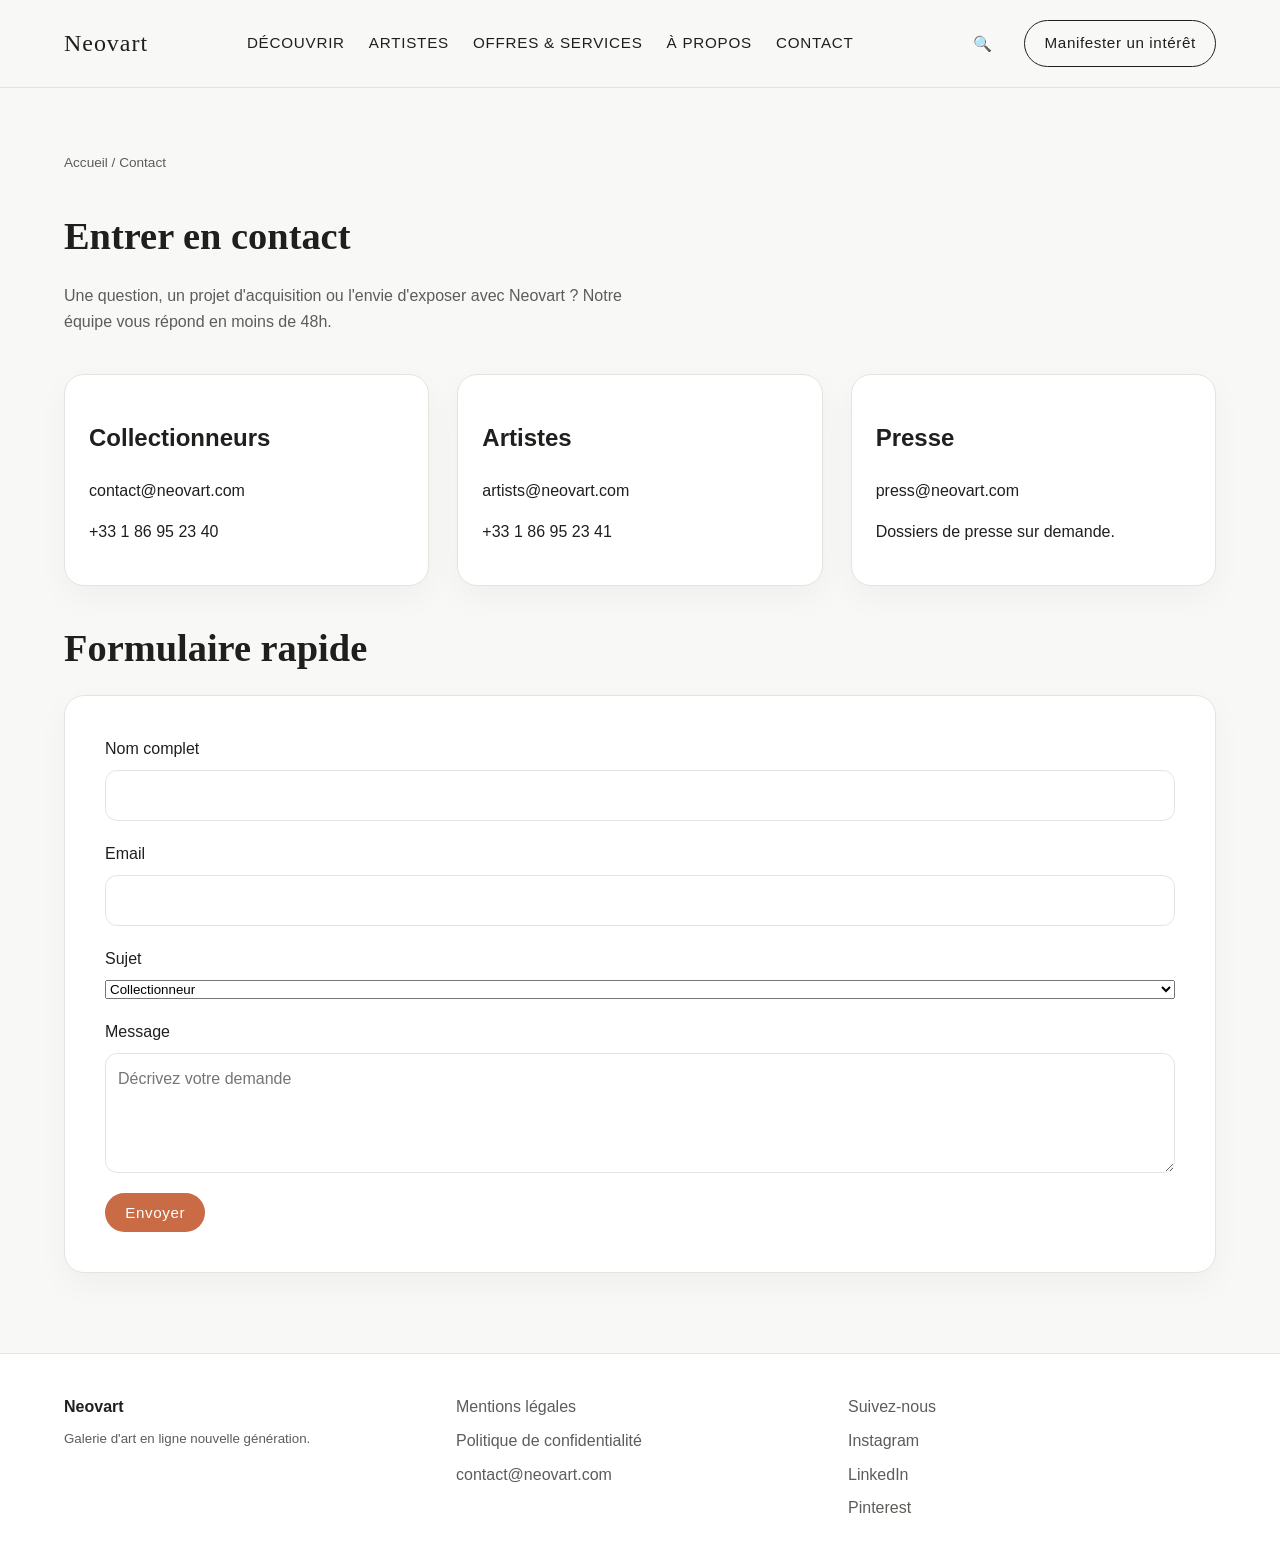
<file: contact.html>
<!DOCTYPE html>
<html lang="fr">
  <head>
    <meta charset="UTF-8" />
    <meta name="viewport" content="width=device-width, initial-scale=1.0" />
    <title>Contact – Neovart</title>
    <link rel="stylesheet" href="assets/css/style.css" />
  </head>
  <body>
    <header class="header">
      <div class="header-inner">
        <a class="logo" href="index.html">Neovart</a>
        <nav class="nav" aria-label="Navigation principale">
          <a href="discover.html">Découvrir</a>
          <a href="artists.html">Artistes</a>
          <a href="services.html">Offres &amp; Services</a>
          <a href="about.html">À propos</a>
          <a href="contact.html" aria-current="page">Contact</a>
        </nav>
        <div class="actions">
          <button class="button ghost" data-modal-target="search" aria-label="Ouvrir la recherche">🔍</button>
          <a class="button secondary" data-modal-target="interest" href="#">Manifester un intérêt</a>
        </div>
      </div>
    </header>

    <main>
      <div class="breadcrumbs"><a href="index.html">Accueil</a> / Contact</div>
      <section>
        <h1 class="section-title">Entrer en contact</h1>
        <p class="section-intro">
          Une question, un projet d'acquisition ou l'envie d'exposer avec Neovart ? Notre équipe vous
          répond en moins de 48h.
        </p>
        <div class="grid" style="grid-template-columns: repeat(auto-fit, minmax(280px, 1fr));">
          <article class="card">
            <h2>Collectionneurs</h2>
            <p>contact@neovart.com</p>
            <p>+33 1 86 95 23 40</p>
          </article>
          <article class="card">
            <h2>Artistes</h2>
            <p>artists@neovart.com</p>
            <p>+33 1 86 95 23 41</p>
          </article>
          <article class="card">
            <h2>Presse</h2>
            <p>press@neovart.com</p>
            <p>Dossiers de presse sur demande.</p>
          </article>
        </div>
      </section>

      <section>
        <h2 class="section-title">Formulaire rapide</h2>
        <form class="card" style="padding: 2.5rem;">
          <div class="form-group">
            <label for="contact-name">Nom complet</label>
            <input id="contact-name" name="name" type="text" required />
          </div>
          <div class="form-group">
            <label for="contact-email">Email</label>
            <input id="contact-email" name="email" type="email" required />
          </div>
          <div class="form-group">
            <label for="contact-topic">Sujet</label>
            <select id="contact-topic" name="topic">
              <option>Collectionneur</option>
              <option>Artiste</option>
              <option>Presse</option>
              <option>Autre</option>
            </select>
          </div>
          <div class="form-group">
            <label for="contact-message">Message</label>
            <textarea id="contact-message" name="message" placeholder="Décrivez votre demande"></textarea>
          </div>
          <button class="button" type="submit">Envoyer</button>
          <p class="modal-confirmation" hidden>Merci ! Nous revenons vers vous sous 48h.</p>
        </form>
      </section>
    </main>

    <footer class="footer">
      <div class="footer-inner">
        <div>
          <strong>Neovart</strong>
          <small>Galerie d'art en ligne nouvelle génération.</small>
        </div>
        <div class="footer-nav">
          <a href="mentions-legales.html">Mentions légales</a>
          <a href="politique-confidentialite.html">Politique de confidentialité</a>
          <a href="mailto:contact@neovart.com">contact@neovart.com</a>
        </div>
        <div class="footer-nav">
          <span>Suivez-nous</span>
          <a href="#">Instagram</a>
          <a href="#">LinkedIn</a>
          <a href="#">Pinterest</a>
        </div>
      </div>
    </footer>

    <div id="search-modal" class="modal" role="dialog" aria-modal="true" aria-labelledby="search-modal-title">
      <div class="modal-content">
        <button class="modal-close" aria-label="Fermer">×</button>
        <h2 id="search-modal-title">Recherche universelle</h2>
        <form>
          <div class="form-group">
            <label for="search-query">Œuvre, artiste, médium…</label>
            <input id="search-query" type="search" name="query" placeholder="Tapez votre recherche" />
          </div>
          <button class="button" type="submit">Rechercher</button>
        </form>
        <p class="modal-confirmation" hidden>Merci ! Nous reviendrons vers vous avec une sélection personnalisée.</p>
      </div>
    </div>

    <div id="interest-modal" class="modal" role="dialog" aria-modal="true" aria-labelledby="interest-modal-title">
      <div class="modal-content">
        <button class="modal-close" aria-label="Fermer">×</button>
        <h2 id="interest-modal-title">Entrer en contact</h2>
        <form>
          <div class="form-group">
            <label for="interest-name">Nom</label>
            <input id="interest-name" name="name" type="text" required />
          </div>
          <div class="form-group">
            <label for="interest-email">Email</label>
            <input id="interest-email" name="email" type="email" required />
          </div>
          <div class="form-group">
            <label for="interest-message">Message</label>
            <textarea id="interest-message" name="message" placeholder="Comment pouvons-nous vous aider ?"></textarea>
          </div>
          <button class="button" type="submit">Envoyer</button>
        </form>
        <p class="modal-confirmation" hidden>Merci ! Nous revenons vers vous très vite.</p>
      </div>
    </div>

    <script src="assets/js/main.js" defer></script>
  </body>
</html>
</file>
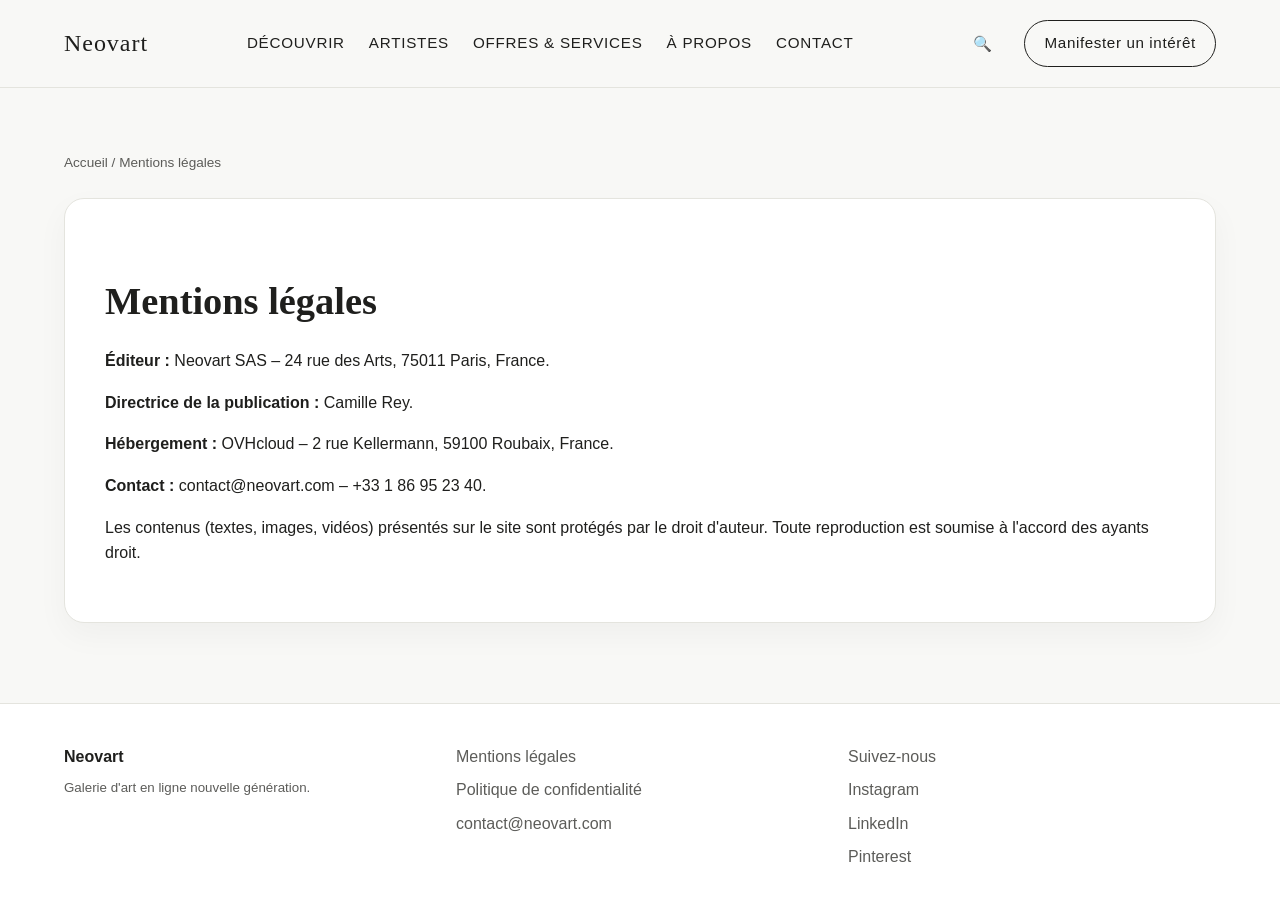
<file: mentions-legales.html>
<!DOCTYPE html>
<html lang="fr">
  <head>
    <meta charset="UTF-8" />
    <meta name="viewport" content="width=device-width, initial-scale=1.0" />
    <title>Mentions légales – Neovart</title>
    <link rel="stylesheet" href="assets/css/style.css" />
  </head>
  <body>
    <header class="header">
      <div class="header-inner">
        <a class="logo" href="index.html">Neovart</a>
        <nav class="nav" aria-label="Navigation principale">
          <a href="discover.html">Découvrir</a>
          <a href="artists.html">Artistes</a>
          <a href="services.html">Offres &amp; Services</a>
          <a href="about.html">À propos</a>
          <a href="contact.html">Contact</a>
        </nav>
        <div class="actions">
          <button class="button ghost" data-modal-target="search" aria-label="Ouvrir la recherche">🔍</button>
          <a class="button secondary" data-modal-target="interest" href="#">Manifester un intérêt</a>
        </div>
      </div>
    </header>

    <main>
      <div class="breadcrumbs"><a href="index.html">Accueil</a> / Mentions légales</div>
      <article class="card" style="padding: 2.5rem;">
        <h1 class="section-title">Mentions légales</h1>
        <p><strong>Éditeur :</strong> Neovart SAS – 24 rue des Arts, 75011 Paris, France.</p>
        <p><strong>Directrice de la publication :</strong> Camille Rey.</p>
        <p><strong>Hébergement :</strong> OVHcloud – 2 rue Kellermann, 59100 Roubaix, France.</p>
        <p><strong>Contact :</strong> contact@neovart.com – +33 1 86 95 23 40.</p>
        <p>
          Les contenus (textes, images, vidéos) présentés sur le site sont protégés par le droit d'auteur.
          Toute reproduction est soumise à l'accord des ayants droit.
        </p>
      </article>
    </main>

    <footer class="footer">
      <div class="footer-inner">
        <div>
          <strong>Neovart</strong>
          <small>Galerie d'art en ligne nouvelle génération.</small>
        </div>
        <div class="footer-nav">
          <a href="mentions-legales.html">Mentions légales</a>
          <a href="politique-confidentialite.html">Politique de confidentialité</a>
          <a href="mailto:contact@neovart.com">contact@neovart.com</a>
        </div>
        <div class="footer-nav">
          <span>Suivez-nous</span>
          <a href="#">Instagram</a>
          <a href="#">LinkedIn</a>
          <a href="#">Pinterest</a>
        </div>
      </div>
    </footer>

    <div id="search-modal" class="modal" role="dialog" aria-modal="true" aria-labelledby="search-modal-title">
      <div class="modal-content">
        <button class="modal-close" aria-label="Fermer">×</button>
        <h2 id="search-modal-title">Recherche universelle</h2>
        <form>
          <div class="form-group">
            <label for="search-query">Œuvre, artiste, médium…</label>
            <input id="search-query" type="search" name="query" placeholder="Tapez votre recherche" />
          </div>
          <button class="button" type="submit">Rechercher</button>
        </form>
        <p class="modal-confirmation" hidden>Merci ! Nous reviendrons vers vous avec une sélection personnalisée.</p>
      </div>
    </div>

    <div id="interest-modal" class="modal" role="dialog" aria-modal="true" aria-labelledby="interest-modal-title">
      <div class="modal-content">
        <button class="modal-close" aria-label="Fermer">×</button>
        <h2 id="interest-modal-title">Entrer en contact</h2>
        <form>
          <div class="form-group">
            <label for="interest-name">Nom</label>
            <input id="interest-name" name="name" type="text" required />
          </div>
          <div class="form-group">
            <label for="interest-email">Email</label>
            <input id="interest-email" name="email" type="email" required />
          </div>
          <div class="form-group">
            <label for="interest-message">Message</label>
            <textarea id="interest-message" name="message" placeholder="Comment pouvons-nous vous aider ?"></textarea>
          </div>
          <button class="button" type="submit">Envoyer</button>
        </form>
        <p class="modal-confirmation" hidden>Merci ! Nous revenons vers vous très vite.</p>
      </div>
    </div>

    <script src="assets/js/main.js" defer></script>
  </body>
</html>
</file>
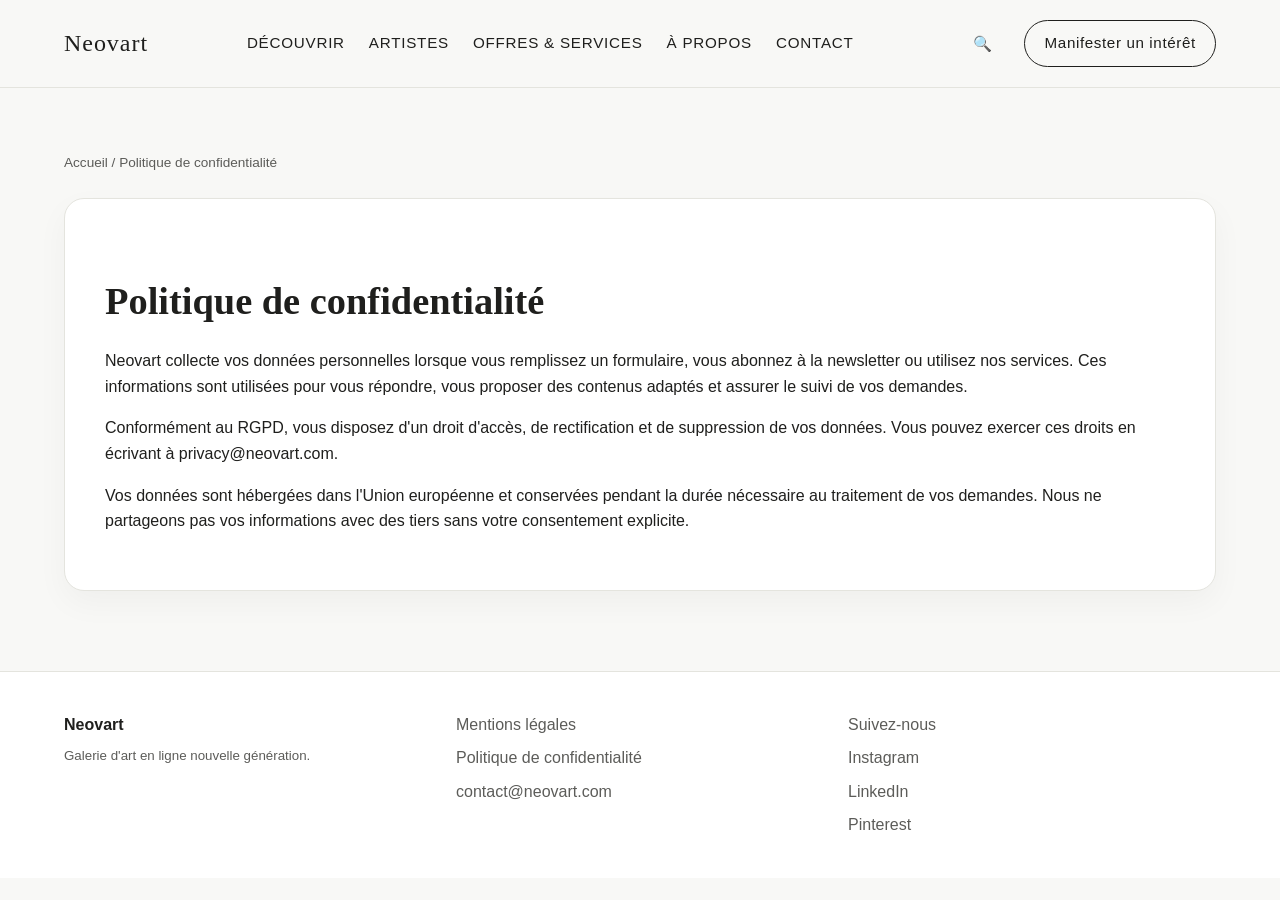
<file: politique-confidentialite.html>
<!DOCTYPE html>
<html lang="fr">
  <head>
    <meta charset="UTF-8" />
    <meta name="viewport" content="width=device-width, initial-scale=1.0" />
    <title>Politique de confidentialité – Neovart</title>
    <link rel="stylesheet" href="assets/css/style.css" />
  </head>
  <body>
    <header class="header">
      <div class="header-inner">
        <a class="logo" href="index.html">Neovart</a>
        <nav class="nav" aria-label="Navigation principale">
          <a href="discover.html">Découvrir</a>
          <a href="artists.html">Artistes</a>
          <a href="services.html">Offres &amp; Services</a>
          <a href="about.html">À propos</a>
          <a href="contact.html">Contact</a>
        </nav>
        <div class="actions">
          <button class="button ghost" data-modal-target="search" aria-label="Ouvrir la recherche">🔍</button>
          <a class="button secondary" data-modal-target="interest" href="#">Manifester un intérêt</a>
        </div>
      </div>
    </header>

    <main>
      <div class="breadcrumbs"><a href="index.html">Accueil</a> / Politique de confidentialité</div>
      <article class="card" style="padding: 2.5rem;">
        <h1 class="section-title">Politique de confidentialité</h1>
        <p>
          Neovart collecte vos données personnelles lorsque vous remplissez un formulaire, vous abonnez à la
          newsletter ou utilisez nos services. Ces informations sont utilisées pour vous répondre, vous
          proposer des contenus adaptés et assurer le suivi de vos demandes.
        </p>
        <p>
          Conformément au RGPD, vous disposez d'un droit d'accès, de rectification et de suppression de vos
          données. Vous pouvez exercer ces droits en écrivant à <a href="mailto:privacy@neovart.com">privacy@neovart.com</a>.
        </p>
        <p>
          Vos données sont hébergées dans l'Union européenne et conservées pendant la durée nécessaire au
          traitement de vos demandes. Nous ne partageons pas vos informations avec des tiers sans votre
          consentement explicite.
        </p>
      </article>
    </main>

    <footer class="footer">
      <div class="footer-inner">
        <div>
          <strong>Neovart</strong>
          <small>Galerie d'art en ligne nouvelle génération.</small>
        </div>
        <div class="footer-nav">
          <a href="mentions-legales.html">Mentions légales</a>
          <a href="politique-confidentialite.html">Politique de confidentialité</a>
          <a href="mailto:contact@neovart.com">contact@neovart.com</a>
        </div>
        <div class="footer-nav">
          <span>Suivez-nous</span>
          <a href="#">Instagram</a>
          <a href="#">LinkedIn</a>
          <a href="#">Pinterest</a>
        </div>
      </div>
    </footer>

    <div id="search-modal" class="modal" role="dialog" aria-modal="true" aria-labelledby="search-modal-title">
      <div class="modal-content">
        <button class="modal-close" aria-label="Fermer">×</button>
        <h2 id="search-modal-title">Recherche universelle</h2>
        <form>
          <div class="form-group">
            <label for="search-query">Œuvre, artiste, médium…</label>
            <input id="search-query" type="search" name="query" placeholder="Tapez votre recherche" />
          </div>
          <button class="button" type="submit">Rechercher</button>
        </form>
        <p class="modal-confirmation" hidden>Merci ! Nous reviendrons vers vous avec une sélection personnalisée.</p>
      </div>
    </div>

    <div id="interest-modal" class="modal" role="dialog" aria-modal="true" aria-labelledby="interest-modal-title">
      <div class="modal-content">
        <button class="modal-close" aria-label="Fermer">×</button>
        <h2 id="interest-modal-title">Entrer en contact</h2>
        <form>
          <div class="form-group">
            <label for="interest-name">Nom</label>
            <input id="interest-name" name="name" type="text" required />
          </div>
          <div class="form-group">
            <label for="interest-email">Email</label>
            <input id="interest-email" name="email" type="email" required />
          </div>
          <div class="form-group">
            <label for="interest-message">Message</label>
            <textarea id="interest-message" name="message" placeholder="Comment pouvons-nous vous aider ?"></textarea>
          </div>
          <button class="button" type="submit">Envoyer</button>
        </form>
        <p class="modal-confirmation" hidden>Merci ! Nous revenons vers vous très vite.</p>
      </div>
    </div>

    <script src="assets/js/main.js" defer></script>
  </body>
</html>
</file>
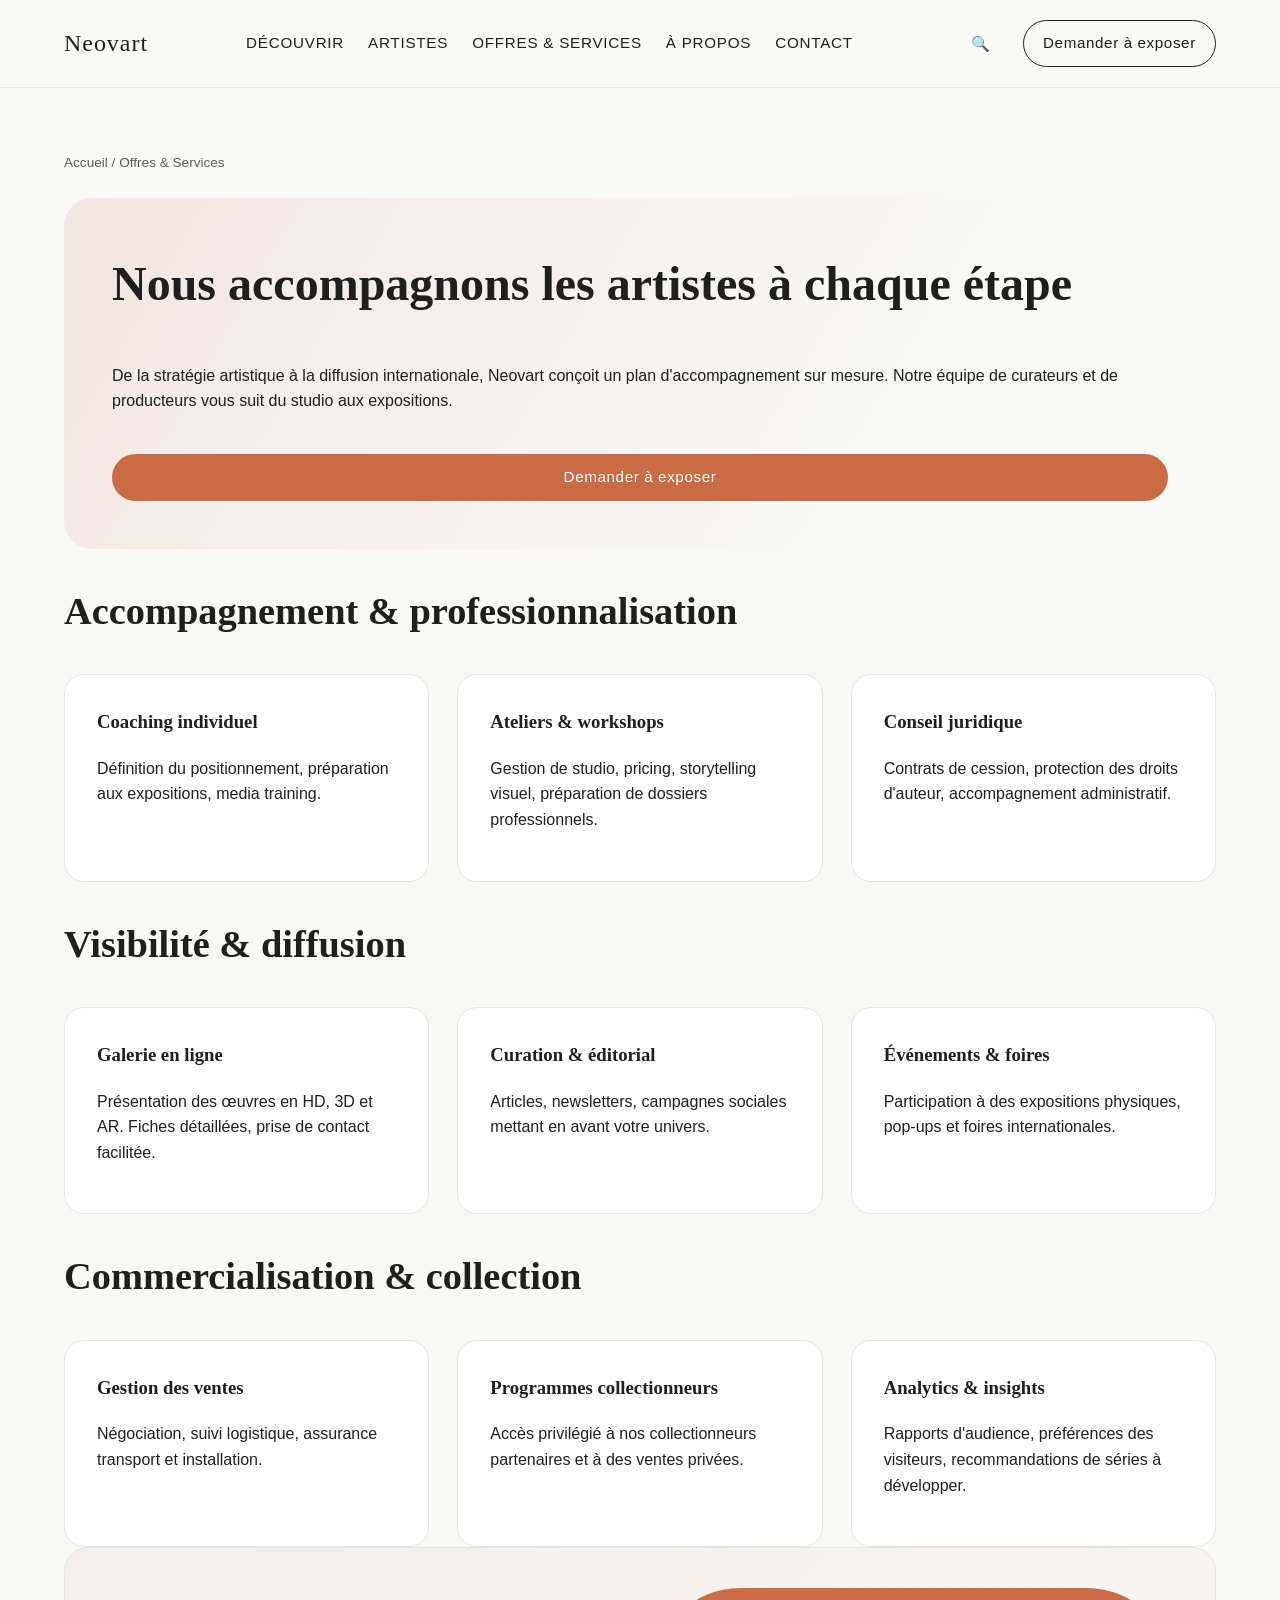
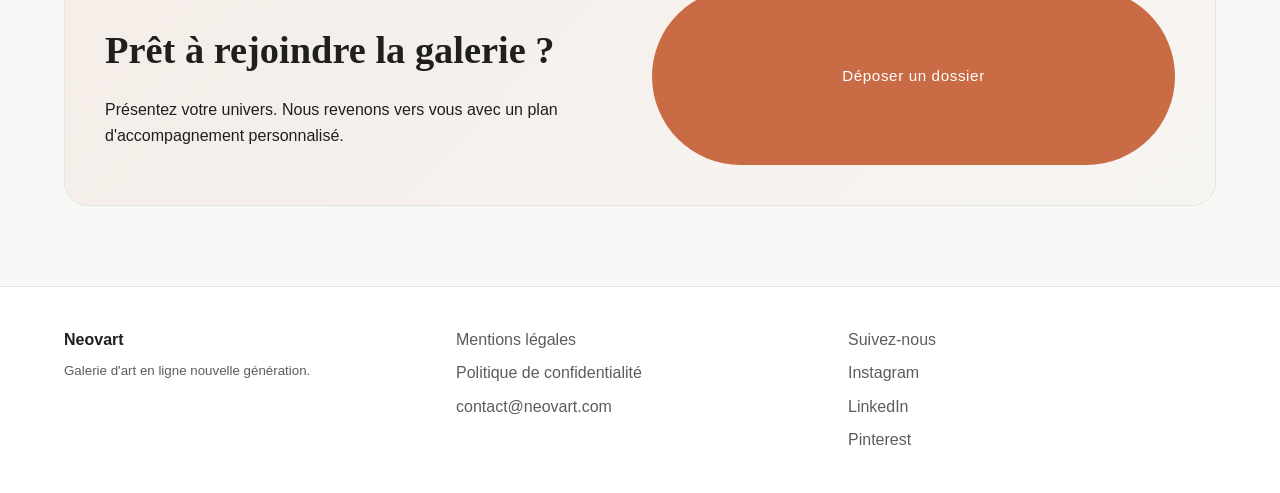
<file: services.html>
<!DOCTYPE html>
<html lang="fr">
  <head>
    <meta charset="UTF-8" />
    <meta name="viewport" content="width=device-width, initial-scale=1.0" />
    <title>Offres &amp; Services – Neovart</title>
    <link rel="stylesheet" href="assets/css/style.css" />
  </head>
  <body>
    <header class="header">
      <div class="header-inner">
        <a class="logo" href="index.html">Neovart</a>
        <nav class="nav" aria-label="Navigation principale">
          <a href="discover.html">Découvrir</a>
          <a href="artists.html">Artistes</a>
          <a href="services.html" aria-current="page">Offres &amp; Services</a>
          <a href="about.html">À propos</a>
          <a href="contact.html">Contact</a>
        </nav>
        <div class="actions">
          <button class="button ghost" data-modal-target="search" aria-label="Ouvrir la recherche">🔍</button>
          <a class="button secondary" data-modal-target="artist" href="#">Demander à exposer</a>
        </div>
      </div>
    </header>

    <main>
      <div class="breadcrumbs"><a href="index.html">Accueil</a> / Offres &amp; Services</div>

      <section class="hero-services">
        <h1>Nous accompagnons les artistes à chaque étape</h1>
        <p>
          De la stratégie artistique à la diffusion internationale, Neovart conçoit un plan d'accompagnement
          sur mesure. Notre équipe de curateurs et de producteurs vous suit du studio aux expositions.
        </p>
        <a class="button" data-modal-target="artist" href="#">Demander à exposer</a>
      </section>

      <section aria-labelledby="services-pro">
        <h2 id="services-pro" class="section-title">Accompagnement &amp; professionnalisation</h2>
        <div class="service-columns">
          <article class="service-card">
            <h3>Coaching individuel</h3>
            <p>Définition du positionnement, préparation aux expositions, media training.</p>
          </article>
          <article class="service-card">
            <h3>Ateliers &amp; workshops</h3>
            <p>Gestion de studio, pricing, storytelling visuel, préparation de dossiers professionnels.</p>
          </article>
          <article class="service-card">
            <h3>Conseil juridique</h3>
            <p>Contrats de cession, protection des droits d'auteur, accompagnement administratif.</p>
          </article>
        </div>
      </section>

      <section aria-labelledby="services-visibilite">
        <h2 id="services-visibilite" class="section-title">Visibilité &amp; diffusion</h2>
        <div class="service-columns">
          <article class="service-card">
            <h3>Galerie en ligne</h3>
            <p>Présentation des œuvres en HD, 3D et AR. Fiches détaillées, prise de contact facilitée.</p>
          </article>
          <article class="service-card">
            <h3>Curation &amp; éditorial</h3>
            <p>Articles, newsletters, campagnes sociales mettant en avant votre univers.</p>
          </article>
          <article class="service-card">
            <h3>Événements &amp; foires</h3>
            <p>Participation à des expositions physiques, pop-ups et foires internationales.</p>
          </article>
        </div>
      </section>

      <section aria-labelledby="services-commercial">
        <h2 id="services-commercial" class="section-title">Commercialisation &amp; collection</h2>
        <div class="service-columns">
          <article class="service-card">
            <h3>Gestion des ventes</h3>
            <p>Négociation, suivi logistique, assurance transport et installation.</p>
          </article>
          <article class="service-card">
            <h3>Programmes collectionneurs</h3>
            <p>Accès privilégié à nos collectionneurs partenaires et à des ventes privées.</p>
          </article>
          <article class="service-card">
            <h3>Analytics &amp; insights</h3>
            <p>Rapports d'audience, préférences des visiteurs, recommandations de séries à développer.</p>
          </article>
        </div>
      </section>

      <section class="newsletter" aria-labelledby="cta-title">
        <div>
          <h2 id="cta-title" class="section-title">Prêt à rejoindre la galerie ?</h2>
          <p>Présentez votre univers. Nous revenons vers vous avec un plan d'accompagnement personnalisé.</p>
        </div>
        <a class="button" data-modal-target="artist" href="#">Déposer un dossier</a>
      </section>
    </main>

    <footer class="footer">
      <div class="footer-inner">
        <div>
          <strong>Neovart</strong>
          <small>Galerie d'art en ligne nouvelle génération.</small>
        </div>
        <div class="footer-nav">
          <a href="mentions-legales.html">Mentions légales</a>
          <a href="politique-confidentialite.html">Politique de confidentialité</a>
          <a href="mailto:contact@neovart.com">contact@neovart.com</a>
        </div>
        <div class="footer-nav">
          <span>Suivez-nous</span>
          <a href="#">Instagram</a>
          <a href="#">LinkedIn</a>
          <a href="#">Pinterest</a>
        </div>
      </div>
    </footer>

    <div id="search-modal" class="modal" role="dialog" aria-modal="true" aria-labelledby="search-modal-title">
      <div class="modal-content">
        <button class="modal-close" aria-label="Fermer">×</button>
        <h2 id="search-modal-title">Recherche universelle</h2>
        <form>
          <div class="form-group">
            <label for="search-query">Œuvre, artiste, médium…</label>
            <input id="search-query" type="search" name="query" placeholder="Tapez votre recherche" />
          </div>
          <button class="button" type="submit">Rechercher</button>
        </form>
        <p class="modal-confirmation" hidden>Merci ! Nous reviendrons vers vous avec une sélection personnalisée.</p>
      </div>
    </div>

    <div id="artist-modal" class="modal" role="dialog" aria-modal="true" aria-labelledby="artist-modal-title">
      <div class="modal-content">
        <button class="modal-close" aria-label="Fermer">×</button>
        <h2 id="artist-modal-title">Demander à exposer</h2>
        <form>
          <div class="form-group">
            <label for="artist-name">Nom</label>
            <input id="artist-name" name="name" type="text" required />
          </div>
          <div class="form-group">
            <label for="artist-email">Email</label>
            <input id="artist-email" name="email" type="email" required />
          </div>
          <div class="form-group">
            <label for="artist-portfolio">Lien portfolio</label>
            <input id="artist-portfolio" name="portfolio" type="url" placeholder="https://" required />
          </div>
          <div class="form-group">
            <label for="artist-message">Message</label>
            <textarea id="artist-message" name="message" placeholder="Partagez vos intentions et vos attentes"></textarea>
          </div>
          <button class="button" type="submit">Envoyer ma demande</button>
        </form>
        <p class="modal-confirmation" hidden>
          Merci ! Votre dossier est bien reçu. Notre équipe reviendra vers vous sous 7 jours ouvrés.
        </p>
      </div>
    </div>

    <script src="assets/js/main.js" defer></script>
  </body>
</html>
</file>
<file: assets/css/style.css>
:root {
  --bg-color: #f8f8f6;
  --text-color: #1f1f1d;
  --muted-text: #5c5c59;
  --accent: #c96b44;
  --accent-light: rgba(201, 107, 68, 0.1);
  --border: #e4e4de;
  --max-width: 1200px;
  --transition: 0.2s ease;
  --font-body: "Cormorant Garamond", "Times New Roman", serif;
  --font-sans: "Inter", "Helvetica", sans-serif;
}

* {
  box-sizing: border-box;
}

html,
body {
  margin: 0;
  padding: 0;
  font-family: var(--font-sans);
  background-color: var(--bg-color);
  color: var(--text-color);
  line-height: 1.6;
}

a {
  color: inherit;
  text-decoration: none;
}

a:hover,
a:focus {
  color: var(--accent);
}

img {
  max-width: 100%;
  display: block;
}

.visually-hidden {
  position: absolute;
  width: 1px;
  height: 1px;
  padding: 0;
  margin: -1px;
  overflow: hidden;
  clip: rect(0, 0, 0, 0);
  white-space: nowrap;
  border: 0;
}

.header {
  position: sticky;
  top: 0;
  z-index: 1000;
  background-color: rgba(248, 248, 246, 0.92);
  backdrop-filter: blur(12px);
  border-bottom: 1px solid var(--border);
}

.header-inner {
  max-width: var(--max-width);
  margin: 0 auto;
  display: flex;
  align-items: center;
  justify-content: space-between;
  padding: 1.25rem 1.5rem;
  transition: padding var(--transition);
}

.header.shrink .header-inner {
  padding: 0.75rem 1.5rem;
}

.logo {
  font-family: var(--font-body);
  font-size: 1.5rem;
  letter-spacing: 0.04em;
}

.nav {
  display: flex;
  gap: 1.5rem;
  align-items: center;
}

.nav a {
  font-size: 0.95rem;
  letter-spacing: 0.05em;
  text-transform: uppercase;
}

.actions {
  display: flex;
  gap: 0.75rem;
  align-items: center;
}

.button {
  display: inline-flex;
  align-items: center;
  justify-content: center;
  padding: 0.65rem 1.2rem;
  border-radius: 999px;
  border: 1px solid transparent;
  background: var(--accent);
  color: white;
  font-size: 0.95rem;
  letter-spacing: 0.04em;
  transition: transform var(--transition), box-shadow var(--transition);
  cursor: pointer;
}

.button.secondary {
  background: transparent;
  color: var(--text-color);
  border: 1px solid var(--text-color);
}

.button.ghost {
  background: transparent;
  color: var(--text-color);
  border-color: transparent;
}

.button:hover,
.button:focus {
  transform: translateY(-2px);
  box-shadow: 0 10px 20px rgba(201, 107, 68, 0.15);
}

main {
  max-width: var(--max-width);
  margin: 0 auto;
  padding: 4rem 1.5rem 5rem;
}

.hero {
  display: grid;
  grid-template-columns: repeat(auto-fit, minmax(280px, 1fr));
  gap: 2rem;
  align-items: center;
  padding: 4rem 0;
}

.hero-content h1 {
  font-family: var(--font-body);
  font-size: clamp(2.5rem, 3.5vw, 3.75rem);
  margin-bottom: 1rem;
}

.hero-content p {
  max-width: 460px;
  font-size: 1.1rem;
  color: var(--muted-text);
}

.hero-visual {
  position: relative;
  border-radius: 24px;
  overflow: hidden;
  min-height: 320px;
  background: radial-gradient(circle at top left, rgba(201, 107, 68, 0.4), transparent 50%),
    url('https://images.unsplash.com/photo-1526481280695-3c469a79a993?auto=format&fit=crop&w=1200&q=80') center/cover;
}

.hero-visual::after {
  content: "";
  position: absolute;
  inset: 0;
  background: linear-gradient(120deg, rgba(17, 17, 15, 0.15), transparent 60%);
  transition: background var(--transition);
}

.hero-visual:hover::after {
  background: linear-gradient(120deg, rgba(17, 17, 15, 0.35), transparent 60%);
}

.section-title {
  font-family: var(--font-body);
  font-size: clamp(2rem, 3vw, 2.5rem);
  margin-bottom: 1rem;
}

.section-intro {
  max-width: 600px;
  margin-bottom: 2.5rem;
  color: var(--muted-text);
}

.grid {
  display: grid;
  gap: 1.75rem;
}

.grid.art-selection {
  grid-template-columns: repeat(auto-fit, minmax(220px, 1fr));
}

.card {
  background: white;
  border-radius: 20px;
  padding: 1.5rem;
  border: 1px solid var(--border);
  box-shadow: 0 12px 32px rgba(15, 15, 15, 0.04);
  transition: transform var(--transition), box-shadow var(--transition);
}

.card:hover {
  transform: translateY(-6px);
  box-shadow: 0 18px 40px rgba(0, 0, 0, 0.08);
}

.artwork-card {
  padding: 0;
  overflow: hidden;
}

.artwork-card img {
  aspect-ratio: 4 / 5;
  object-fit: cover;
}

.artwork-meta {
  padding: 1.25rem 1.5rem 1.5rem;
}

.artwork-meta h3 {
  font-family: var(--font-body);
  font-size: 1.35rem;
  margin: 0 0 0.35rem;
}

.artwork-meta p {
  margin: 0;
  color: var(--muted-text);
  font-size: 0.95rem;
}

.badges {
  position: absolute;
  top: 1rem;
  left: 1rem;
  display: flex;
  gap: 0.5rem;
}

.badge {
  padding: 0.35rem 0.75rem;
  background: rgba(17, 17, 15, 0.72);
  color: white;
  border-radius: 999px;
  font-size: 0.75rem;
  letter-spacing: 0.03em;
  text-transform: uppercase;
}

.card.artist-card {
  text-align: center;
  padding: 2rem 1.5rem;
}

.artist-card img {
  width: 96px;
  height: 96px;
  border-radius: 50%;
  object-fit: cover;
  margin: 0 auto 1rem;
}

.artist-card p {
  color: var(--muted-text);
  margin-bottom: 1.5rem;
}

.steps {
  display: grid;
  grid-template-columns: repeat(auto-fit, minmax(200px, 1fr));
  gap: 1.5rem;
}

.step {
  padding: 1.5rem;
  border: 1px solid var(--border);
  border-radius: 18px;
  background: white;
}

.step h3 {
  font-size: 1.2rem;
  margin-top: 0.5rem;
}

.newsletter {
  padding: 2.5rem;
  background: linear-gradient(135deg, rgba(201, 107, 68, 0.08), rgba(201, 107, 68, 0.02));
  border-radius: 24px;
  border: 1px solid var(--border);
  display: grid;
  gap: 1.5rem;
  grid-template-columns: repeat(auto-fit, minmax(260px, 1fr));
}

.newsletter form {
  display: flex;
  gap: 0.75rem;
}

.newsletter input[type="email"] {
  flex: 1;
  padding: 0.85rem 1.1rem;
  border-radius: 999px;
  border: 1px solid var(--border);
  background: white;
  font-size: 1rem;
}

.footer {
  border-top: 1px solid var(--border);
  background: white;
}

.footer-inner {
  max-width: var(--max-width);
  margin: 0 auto;
  padding: 2.5rem 1.5rem;
  display: grid;
  gap: 1.5rem;
  grid-template-columns: repeat(auto-fit, minmax(200px, 1fr));
}

.footer small {
  display: block;
  color: var(--muted-text);
  margin-top: 0.5rem;
}

.footer-nav {
  display: flex;
  flex-direction: column;
  gap: 0.5rem;
  color: var(--muted-text);
}

.tag-list {
  display: flex;
  flex-wrap: wrap;
  gap: 0.5rem;
}

.tag {
  padding: 0.35rem 0.75rem;
  border-radius: 999px;
  background: var(--accent-light);
  color: var(--accent);
  font-size: 0.8rem;
  letter-spacing: 0.05em;
}

.filter-panel {
  background: white;
  border-radius: 20px;
  padding: 1.75rem;
  border: 1px solid var(--border);
  position: sticky;
  top: 6rem;
  max-height: calc(100vh - 7rem);
  overflow-y: auto;
}

.filter-panel h3 {
  margin-top: 0;
  font-family: var(--font-body);
  letter-spacing: 0.05em;
  text-transform: uppercase;
  font-size: 0.9rem;
}

.filter-group {
  margin-bottom: 1.5rem;
}

.filter-group label {
  display: block;
  margin-bottom: 0.4rem;
  color: var(--muted-text);
  font-size: 0.9rem;
}

.filter-group input,
.filter-group select {
  width: 100%;
  padding: 0.6rem 0.75rem;
  border-radius: 10px;
  border: 1px solid var(--border);
}

.layout-two-columns {
  display: grid;
  grid-template-columns: 280px 1fr;
  gap: 2rem;
  align-items: start;
}

.art-grid {
  display: grid;
  grid-template-columns: repeat(auto-fill, minmax(240px, 1fr));
  gap: 1.75rem;
}

.art-grid .artwork-card {
  position: relative;
}

.art-card-actions {
  display: flex;
  align-items: center;
  justify-content: space-between;
  padding-top: 0.75rem;
  font-size: 0.85rem;
  color: var(--muted-text);
}

.breadcrumbs {
  font-size: 0.85rem;
  color: var(--muted-text);
  margin-bottom: 1.5rem;
}

.detail-layout {
  display: grid;
  grid-template-columns: repeat(auto-fit, minmax(300px, 1fr));
  gap: 2.5rem;
}

.artwork-hero {
  position: relative;
  background: white;
  border-radius: 24px;
  padding: 1.5rem;
  border: 1px solid var(--border);
}

.artwork-hero img {
  border-radius: 16px;
}

.viewer-actions {
  display: flex;
  gap: 0.75rem;
  margin-top: 1rem;
  flex-wrap: wrap;
}

.info-block {
  background: white;
  border: 1px solid var(--border);
  border-radius: 20px;
  padding: 2rem;
}

.info-block h2 {
  font-family: var(--font-body);
  margin-top: 0;
}

.info-block ul {
  list-style: none;
  padding: 0;
  margin: 1rem 0;
  display: grid;
  gap: 0.5rem;
}

.divider {
  height: 1px;
  background: var(--border);
  margin: 2rem 0;
}

.related-carousel {
  display: grid;
  grid-template-columns: repeat(auto-fit, minmax(200px, 1fr));
  gap: 1.5rem;
}

.timeline {
  border-left: 2px solid var(--border);
  padding-left: 1.5rem;
  display: grid;
  gap: 1.5rem;
}

.timeline-entry h3 {
  margin: 0;
  font-family: var(--font-body);
}

.testimonials {
  display: grid;
  gap: 1.5rem;
}

.testimonial {
  background: white;
  border-radius: 18px;
  border: 1px solid var(--border);
  padding: 1.5rem;
  font-style: italic;
}

.hero-services {
  background: linear-gradient(120deg, rgba(201, 107, 68, 0.12), transparent 70%);
  border-radius: 28px;
  padding: 3rem;
  display: grid;
  gap: 1.5rem;
}

.hero-services h1 {
  font-family: var(--font-body);
  font-size: clamp(2.25rem, 4vw, 3rem);
  margin: 0;
}

.service-columns {
  display: grid;
  grid-template-columns: repeat(auto-fit, minmax(260px, 1fr));
  gap: 1.75rem;
  margin-top: 2rem;
}

.service-card {
  padding: 2rem;
  border-radius: 20px;
  background: white;
  border: 1px solid var(--border);
}

.service-card h3 {
  margin-top: 0;
  font-family: var(--font-body);
}

.modal {
  position: fixed;
  inset: 0;
  background: rgba(17, 17, 15, 0.55);
  display: none;
  align-items: center;
  justify-content: center;
  padding: 1.5rem;
  z-index: 2000;
}

.modal.active {
  display: flex;
}

.modal-content {
  background: white;
  border-radius: 20px;
  padding: 2rem;
  max-width: 480px;
  width: 100%;
  position: relative;
}

.modal-content h2 {
  margin-top: 0;
  font-family: var(--font-body);
}

.modal-close {
  position: absolute;
  top: 1rem;
  right: 1rem;
  background: none;
  border: none;
  font-size: 1.5rem;
  cursor: pointer;
}

.form-group {
  display: grid;
  gap: 0.5rem;
  margin-bottom: 1.25rem;
}

.form-group input,
.form-group textarea {
  padding: 0.75rem;
  border-radius: 12px;
  border: 1px solid var(--border);
  font: inherit;
}

.form-group textarea {
  min-height: 120px;
}

@media (max-width: 960px) {
  .layout-two-columns {
    grid-template-columns: 1fr;
  }

  .filter-panel {
    position: static;
    max-height: none;
    order: 2;
  }
}

@media (max-width: 720px) {
  .header-inner {
    flex-direction: column;
    gap: 1rem;
    align-items: flex-start;
  }

  .nav {
    flex-wrap: wrap;
    gap: 1rem;
  }

  .newsletter form {
    flex-direction: column;
  }

  .actions {
    width: 100%;
    justify-content: flex-end;
  }
}

@media (prefers-reduced-motion: reduce) {
  *,
  *::before,
  *::after {
    animation-duration: 0.01ms !important;
    animation-iteration-count: 1 !important;
    transition-duration: 0.01ms !important;
    scroll-behavior: auto !important;
  }
}
</file>
